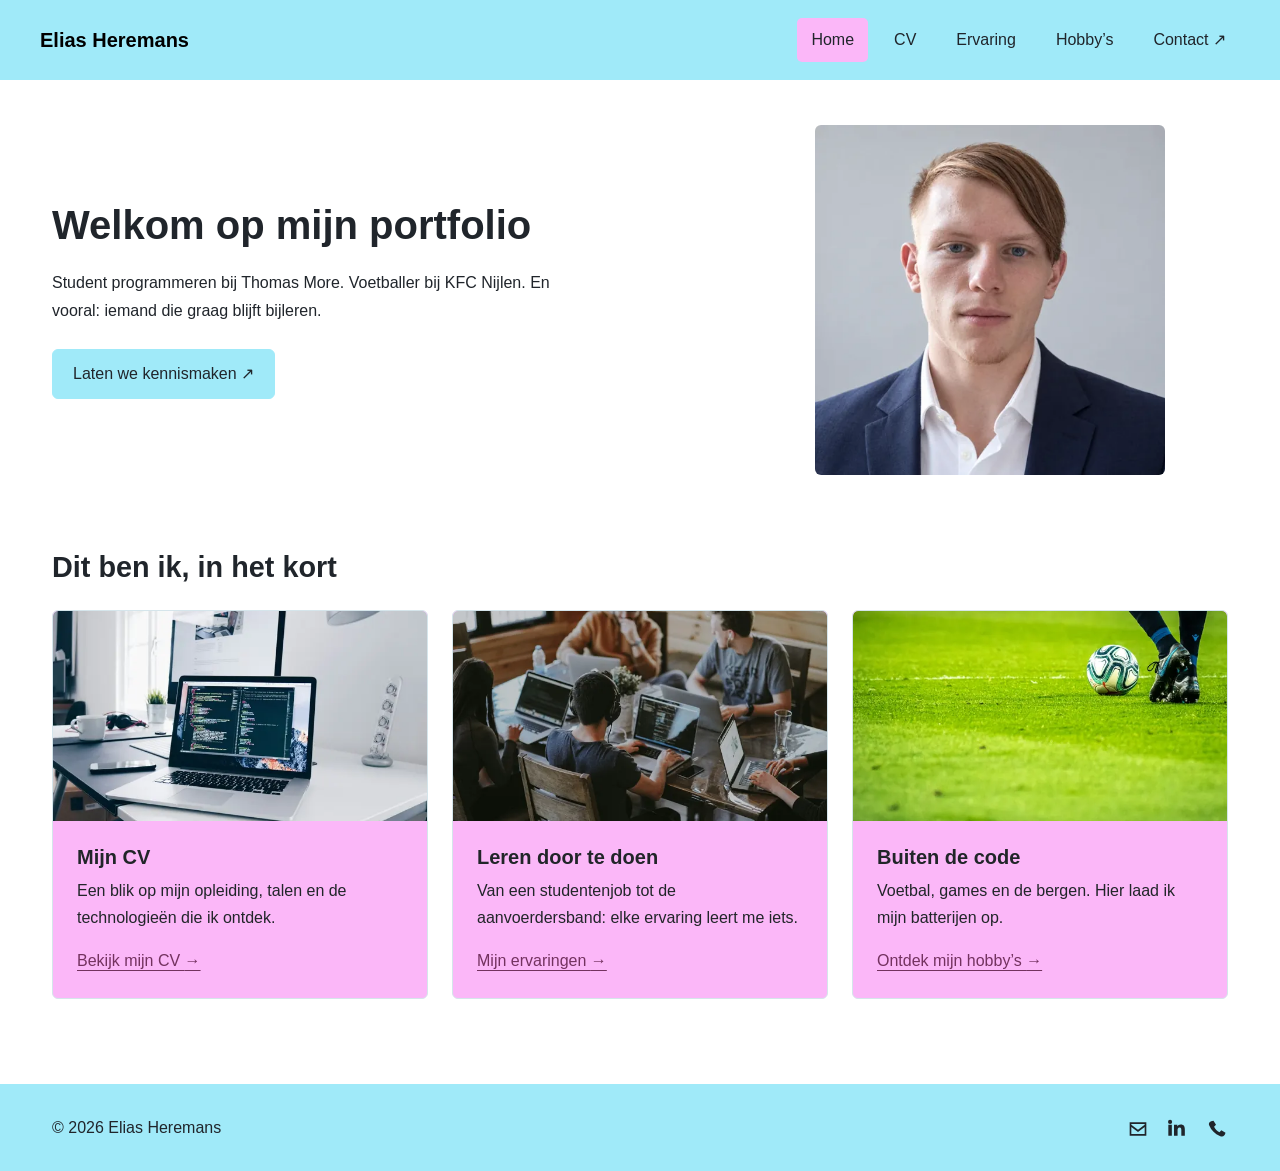
<file: index.html>
<!DOCTYPE html>
<html lang="nl">
    <head>
        <!-- Paginatitel, metadata en opmaakbestanden -->
        <meta charset="utf-8" >
        <meta name="viewport" content="width=device-width, initial-scale=1" >
        <meta
            name="description"
            content="Maak kennis met Elias Heremans: student programmeren bij Thomas More, voetballer en nieuwsgierige maker."
        >
        <meta name="author" content="Elias Heremans" >
        <meta name="theme-color" content="#ffffff" >
        <title>Home | Elias Heremans</title>
        <link rel="icon" href="images/favicon.svg" type="image/svg+xml" >

        <link rel="stylesheet" href="vendor/bootstrap/bootstrap.min.css" />
        <link rel="stylesheet" href="css/style.css" />
        <script src="vendor/bootstrap/bootstrap.bundle.min.js" defer></script>
    </head>
    <body id="top">
        <a class="skip-link" href="#inhoud">Naar de inhoud</a>

        <!-- Navigatie: hetzelfde menu op elke pagina -->
        <header class="site-header">
            <nav class="navbar navbar-expand-lg container" aria-label="Hoofdnavigatie">
                <a class="navbar-brand brand" href="index.html">Elias Heremans</a>
                <button
                    class="navbar-toggler"
                    type="button"
                    data-bs-toggle="collapse"
                    data-bs-target="#navigatie"
                    aria-controls="navigatie"
                    aria-expanded="false"
                    aria-label="Menu openen of sluiten"
                >
                    <span class="navbar-toggler-icon"></span>
                </button>
                <div class="collapse navbar-collapse" id="navigatie">
                    <ul class="navbar-nav ms-auto align-items-lg-center">
                        <li class="nav-item">
                            <a class="nav-link active" aria-current="page" href="index.html">
                                Home
                            </a>
                        </li>
                        <li class="nav-item"><a class="nav-link" href="cv.html">CV</a></li>
                        <li class="nav-item">
                            <a class="nav-link" href="ervaring.html">Ervaring</a>
                        </li>
                        <li class="nav-item">
                            <a class="nav-link" href="hobbies_en_interesses.html">Hobby’s</a>
                        </li>
                        <li class="nav-item">
                            <a class="nav-link" href="contact.html">
                                Contact
                                <span aria-hidden="true">↗</span>
                            </a>
                        </li>
                    </ul>
                </div>
            </nav>
        </header>

        <!-- Hoofdinhoud van deze pagina -->
        <main id="inhoud">
            <!-- Welkom en profielfoto -->
            <section class="hero container">
                <div class="row align-items-center g-5">
                    <div class="col-lg-7">
                        <h1>Welkom op mijn portfolio</h1>
                        <p class="hero-description">
                            Student programmeren bij Thomas More. Voetballer bij KFC Nijlen. En
                            vooral: iemand die graag blijft bijleren.
                        </p>
                        <div class="hero-actions">
                            <a class="btn contact-button" href="contact.html">
                                Laten we kennismaken
                                <span aria-hidden="true">↗</span>
                            </a>
                        </div>
                    </div>
                    <div class="col-lg-5">
                        <img
                            src="images/elias.webp"
                            srcset="images/elias_small.webp 500w, images/elias.webp 900w"
                            sizes="(max-width: 991px) 330px, 410px"
                            width="900"
                            height="900"
                            alt="Portret van Elias Heremans"
                            fetchpriority="high"
                            class="portrait-photo"
                        />
                    </div>
                </div>
            </section>

            <!-- Drie kaarten met links naar de andere pagina’s -->
            <section class="container section-space">
                <div class="section-title">
                    <div>
                        <h2>Dit ben ik, in het kort</h2>
                    </div>
                </div>
                <div class="row g-4">
                    <div class="col-md-4">
                        <article class="card explore-card h-100">
                            <a class="card-image-link" href="cv.html" aria-label="Bekijk mijn CV">
                                <img
                                    src="images/programmeren_small.webp"
                                    class="card-img-top"
                                    width="700"
                                    height="450"
                                    alt="Laptop met code op een bureau"
                                    loading="lazy"
                                />
                            </a>
                            <div class="card-body">
                                <h3>Mijn CV</h3>
                                <p>
                                    Een blik op mijn opleiding, talen en de technologieën die ik
                                    ontdek.
                                </p>
                                <a href="cv.html">
                                    Bekijk mijn CV
                                    <span aria-hidden="true">→</span>
                                </a>
                            </div>
                        </article>
                    </div>
                    <div class="col-md-4">
                        <article class="card explore-card h-100">
                            <a
                                class="card-image-link"
                                href="ervaring.html"
                                aria-label="Mijn ervaringen"
                            >
                                <img
                                    src="images/samenwerken_small.webp"
                                    class="card-img-top"
                                    width="700"
                                    height="450"
                                    alt="Mensen die samenwerken rond een tafel"
                                    loading="lazy"
                                />
                            </a>
                            <div class="card-body">
                                <h3>Leren door te doen</h3>
                                <p>
                                    Van een studentenjob tot de aanvoerdersband: elke ervaring leert
                                    me iets.
                                </p>
                                <a href="ervaring.html">
                                    Mijn ervaringen
                                    <span aria-hidden="true">→</span>
                                </a>
                            </div>
                        </article>
                    </div>
                    <div class="col-md-4">
                        <article class="card explore-card h-100">
                            <a
                                class="card-image-link"
                                href="hobbies_en_interesses.html"
                                aria-label="Ontdek mijn hobby’s"
                            >
                                <img
                                    src="images/voetbal_small.webp"
                                    class="card-img-top"
                                    width="700"
                                    height="450"
                                    alt="Voetbal op een groen voetbalveld"
                                    loading="lazy"
                                />
                            </a>
                            <div class="card-body">
                                <h3>Buiten de code</h3>
                                <p>Voetbal, games en de bergen. Hier laad ik mijn batterijen op.</p>
                                <a href="hobbies_en_interesses.html">
                                    Ontdek mijn hobby’s
                                    <span aria-hidden="true">→</span>
                                </a>
                            </div>
                        </article>
                    </div>
                </div>
            </section>
        </main>

        <!-- Footer met contactlinks en copyright -->
        <footer class="site-footer">
            <div class="container">
                <div class="row align-items-center gy-3">
                    <div class="col-md-6"><p class="mb-0">&copy; 2026 Elias Heremans</p></div>
                    <div class="col-md-6">
                        <div class="social-links">
                            <a
                                href="mailto:elias.heremans3@gmail.com"
                                aria-label="E-mail naar Elias"
                            >
                                <svg
                                    class="icon"
                                    viewBox="0 0 24 24"
                                    fill="currentColor"
                                    aria-hidden="true"
                                >
                                    <path
                                        d="M2 4h20v16H2V4Zm2 2v1l8 6 8-6V6H4Zm16 12V9.5l-8 6-8-6V18h16Z"
                                    />
                                </svg>
                            </a>
                            <a
                                href="https://www.linkedin.com/in/elias-heremans-096a8b39a/"
                                aria-label="Elias op LinkedIn"
                                target="_blank"
                                rel="noopener noreferrer"
                            >
                                <svg
                                    class="icon"
                                    viewBox="0 0 24 24"
                                    fill="currentColor"
                                    aria-hidden="true"
                                >
                                    <path
                                        d="M4.98 3.5a2.49 2.49 0 1 1-4.98 0 2.49 2.49 0 0 1 4.98 0ZM.4 7h4.2v13H.4V7Zm6.8 0h4v1.8h.1c.6-1.1 1.9-2.2 3.9-2.2 4.2 0 5 2.7 5 6.2V20H16v-6.4c0-1.5 0-3.5-2.1-3.5s-2.4 1.7-2.4 3.4V20H7.2V7Z"
                                    />
                                </svg>
                            </a>
                            <a href="tel:+32468594806" aria-label="Bel Elias">
                                <svg
                                    class="icon"
                                    viewBox="0 0 24 24"
                                    fill="currentColor"
                                    aria-hidden="true"
                                >
                                    <path
                                        d="m6.6 2 3 5-2.3 2.2c1.4 3 3.5 5.2 6.5 6.6L16 13.5l5 3c-1.1 4-3 5.6-6.8 4C8.4 18 4 13.6 1.5 7.8.1 4.5 2.4 2.7 6.6 2Z"
                                    />
                                </svg>
                            </a>
                        </div>
                    </div>
                </div>
            </div>
        </footer>
    </body>
</html>
</file>
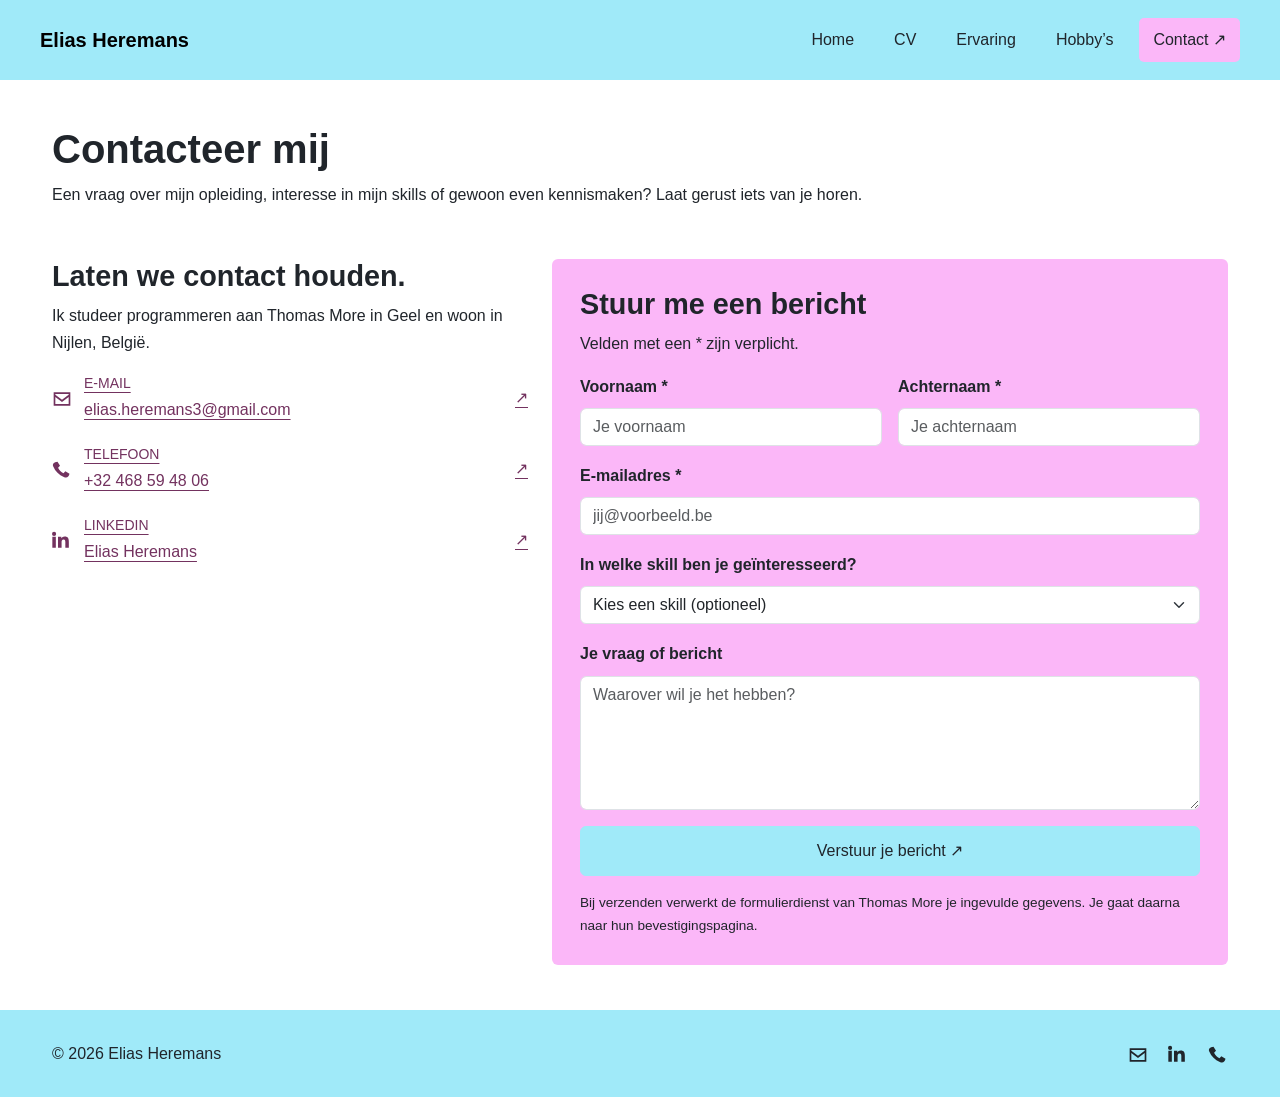
<file: contact.html>
<!DOCTYPE html>
<html lang="nl">
    <head>
        <!-- Paginatitel, metadata en opmaakbestanden -->
        <meta charset="utf-8" />
        <meta name="viewport" content="width=device-width, initial-scale=1" />
        <meta
            name="description"
            content="Neem contact op met Elias Heremans via e-mail, telefoon, LinkedIn of het contactformulier."
        />
        <meta name="author" content="Elias Heremans" />
        <meta name="theme-color" content="#ffffff" />
        <title>Contact | Elias Heremans</title>
        <link rel="icon" href="images/favicon.svg" type="image/svg+xml" />

        <link rel="stylesheet" href="vendor/bootstrap/bootstrap.min.css" />
        <link rel="stylesheet" href="css/style.css" />
        <script src="vendor/bootstrap/bootstrap.bundle.min.js" defer></script>
    </head>
    <body id="top">
        <a class="skip-link" href="#inhoud">Naar de inhoud</a>

        <!-- Navigatie: hetzelfde menu op elke pagina -->
        <header class="site-header">
            <nav class="navbar navbar-expand-lg container" aria-label="Hoofdnavigatie">
                <a class="navbar-brand brand" href="index.html">Elias Heremans</a>
                <button
                    class="navbar-toggler"
                    type="button"
                    data-bs-toggle="collapse"
                    data-bs-target="#navigatie"
                    aria-controls="navigatie"
                    aria-expanded="false"
                    aria-label="Menu openen of sluiten"
                >
                    <span class="navbar-toggler-icon"></span>
                </button>
                <div class="collapse navbar-collapse" id="navigatie">
                    <ul class="navbar-nav ms-auto align-items-lg-center">
                        <li class="nav-item"><a class="nav-link" href="index.html">Home</a></li>
                        <li class="nav-item"><a class="nav-link" href="cv.html">CV</a></li>
                        <li class="nav-item">
                            <a class="nav-link" href="ervaring.html">Ervaring</a>
                        </li>
                        <li class="nav-item">
                            <a class="nav-link" href="hobbies_en_interesses.html">Hobby’s</a>
                        </li>
                        <li class="nav-item">
                            <a class="nav-link active" aria-current="page" href="contact.html">
                                Contact
                                <span aria-hidden="true">↗</span>
                            </a>
                        </li>
                    </ul>
                </div>
            </nav>
        </header>

        <!-- Hoofdinhoud van deze pagina -->
        <main id="inhoud">
            <section class="page-heading container">
                <h1>Contacteer mij</h1>
                <p>
                    Een vraag over mijn opleiding, interesse in mijn skills of gewoon even
                    kennismaken? Laat gerust iets van je horen.
                </p>
            </section>
            <section class="container">
                <div class="row g-5">
                    <div class="col-lg-5">
                        <!-- Contactgegevens -->
                        <div>
                            <h2>Laten we contact houden.</h2>
                            <p>
                                Ik studeer programmeren aan Thomas More in Geel en woon in Nijlen,
                                België.
                            </p>
                            <a class="contact-detail" href="mailto:elias.heremans3@gmail.com">
                                <span>
                                    <svg
                                        class="icon"
                                        viewBox="0 0 24 24"
                                        fill="currentColor"
                                        aria-hidden="true"
                                    >
                                        <path
                                            d="M2 4h20v16H2V4Zm2 2v1l8 6 8-6V6H4Zm16 12V9.5l-8 6-8-6V18h16Z"
                                        />
                                    </svg>
                                </span>
                                <span>
                                    <small>E-MAIL</small>
                                    elias.heremans3@gmail.com
                                </span>
                                <span aria-hidden="true">↗</span>
                            </a>
                            <a class="contact-detail" href="tel:+32468594806">
                                <span>
                                    <svg
                                        class="icon"
                                        viewBox="0 0 24 24"
                                        fill="currentColor"
                                        aria-hidden="true"
                                    >
                                        <path
                                            d="m6.6 2 3 5-2.3 2.2c1.4 3 3.5 5.2 6.5 6.6L16 13.5l5 3c-1.1 4-3 5.6-6.8 4C8.4 18 4 13.6 1.5 7.8.1 4.5 2.4 2.7 6.6 2Z"
                                        />
                                    </svg>
                                </span>
                                <span>
                                    <small>TELEFOON</small>
                                    +32 468 59 48 06
                                </span>
                                <span aria-hidden="true">↗</span>
                            </a>
                            <a
                                class="contact-detail"
                                href="https://www.linkedin.com/in/elias-heremans-096a8b39a/"
                                target="_blank"
                                rel="noopener noreferrer"
                            >
                                <span>
                                    <svg
                                        class="icon"
                                        viewBox="0 0 24 24"
                                        fill="currentColor"
                                        aria-hidden="true"
                                    >
                                        <path
                                            d="M4.98 3.5a2.49 2.49 0 1 1-4.98 0 2.49 2.49 0 0 1 4.98 0ZM.4 7h4.2v13H.4V7Zm6.8 0h4v1.8h.1c.6-1.1 1.9-2.2 3.9-2.2 4.2 0 5 2.7 5 6.2V20H16v-6.4c0-1.5 0-3.5-2.1-3.5s-2.4 1.7-2.4 3.4V20H7.2V7Z"
                                        />
                                    </svg>
                                </span>
                                <span>
                                    <small>LINKEDIN</small>
                                    Elias Heremans
                                </span>
                                <span aria-hidden="true">↗</span>
                            </a>
                        </div>
                    </div>
                    <div class="col-lg-7">
                        <div class="form-panel">
                            <h2>Stuur me een bericht</h2>
                            <p>Velden met een * zijn verplicht.</p>
                            <!-- De browser controleert de verplichte velden voor het verzenden -->
                            <form
                                action="https://tm-statweb.be/forms.php"
                                method="post"
                                id="contact-form"
                            >
                                <div class="row g-3">
                                    <div class="col-sm-6">
                                        <label for="voornaam" class="form-label">Voornaam *</label>
                                        <input
                                            class="form-control"
                                            type="text"
                                            id="voornaam"
                                            name="voornaam"
                                            autocomplete="given-name"
                                            placeholder="Je voornaam"
                                            required
                                            maxlength="80"
                                            pattern=".*\S.*"
                                        />
                                    </div>
                                    <div class="col-sm-6">
                                        <label for="naam" class="form-label">Achternaam *</label>
                                        <input
                                            class="form-control"
                                            type="text"
                                            id="naam"
                                            name="naam"
                                            autocomplete="family-name"
                                            placeholder="Je achternaam"
                                            required
                                            maxlength="100"
                                            pattern=".*\S.*"
                                        />
                                    </div>
                                    <div class="col-12">
                                        <label for="email" class="form-label">E-mailadres *</label>
                                        <input
                                            class="form-control"
                                            type="email"
                                            id="email"
                                            name="email"
                                            autocomplete="email"
                                            placeholder="jij@voorbeeld.be"
                                            required
                                            maxlength="254"
                                        />
                                    </div>
                                    <div class="col-12">
                                        <label for="skill" class="form-label">
                                            In welke skill ben je geïnteresseerd?
                                        </label>
                                        <select class="form-select" id="skill" name="skill">
                                            <option value="">Kies een skill (optioneel)</option>
                                            <option>HTML</option>
                                            <option>CSS</option>
                                            <option>C#</option>
                                            <option>Python</option>
                                            <option>JavaScript</option>
                                            <option>Bootstrap</option>
                                        </select>
                                    </div>
                                    <div class="col-12">
                                        <label for="vraag" class="form-label">
                                            Je vraag of bericht
                                        </label>
                                        <textarea
                                            class="form-control"
                                            id="vraag"
                                            name="vraag"
                                            rows="5"
                                            maxlength="5000"
                                            placeholder="Waarover wil je het hebben?"
                                        ></textarea>
                                    </div>
                                    <div class="col-12">
                                        <button class="btn contact-button w-100" type="submit">
                                            Verstuur je bericht
                                            <span aria-hidden="true">↗</span>
                                        </button>
                                    </div>
                                </div>
                                <p class="form-disclosure">
                                    Bij verzenden verwerkt de formulierdienst van Thomas More je
                                    ingevulde gegevens. Je gaat daarna naar hun bevestigingspagina.
                                </p>
                            </form>
                        </div>
                    </div>
                </div>
            </section>
        </main>

        <!-- Footer met contactlinks en copyright -->
        <footer class="site-footer">
            <div class="container">
                <div class="row align-items-center gy-3">
                    <div class="col-md-6"><p class="mb-0">&copy; 2026 Elias Heremans</p></div>
                    <div class="col-md-6">
                        <div class="social-links">
                            <a
                                href="mailto:elias.heremans3@gmail.com"
                                aria-label="E-mail naar Elias"
                            >
                                <svg
                                    class="icon"
                                    viewBox="0 0 24 24"
                                    fill="currentColor"
                                    aria-hidden="true"
                                >
                                    <path
                                        d="M2 4h20v16H2V4Zm2 2v1l8 6 8-6V6H4Zm16 12V9.5l-8 6-8-6V18h16Z"
                                    />
                                </svg>
                            </a>
                            <a
                                href="https://www.linkedin.com/in/elias-heremans-096a8b39a/"
                                aria-label="Elias op LinkedIn"
                                target="_blank"
                                rel="noopener noreferrer"
                            >
                                <svg
                                    class="icon"
                                    viewBox="0 0 24 24"
                                    fill="currentColor"
                                    aria-hidden="true"
                                >
                                    <path
                                        d="M4.98 3.5a2.49 2.49 0 1 1-4.98 0 2.49 2.49 0 0 1 4.98 0ZM.4 7h4.2v13H.4V7Zm6.8 0h4v1.8h.1c.6-1.1 1.9-2.2 3.9-2.2 4.2 0 5 2.7 5 6.2V20H16v-6.4c0-1.5 0-3.5-2.1-3.5s-2.4 1.7-2.4 3.4V20H7.2V7Z"
                                    />
                                </svg>
                            </a>
                            <a href="tel:+32468594806" aria-label="Bel Elias">
                                <svg
                                    class="icon"
                                    viewBox="0 0 24 24"
                                    fill="currentColor"
                                    aria-hidden="true"
                                >
                                    <path
                                        d="m6.6 2 3 5-2.3 2.2c1.4 3 3.5 5.2 6.5 6.6L16 13.5l5 3c-1.1 4-3 5.6-6.8 4C8.4 18 4 13.6 1.5 7.8.1 4.5 2.4 2.7 6.6 2Z"
                                    />
                                </svg>
                            </a>
                        </div>
                    </div>
                </div>
            </div>
        </footer>
    </body>
</html>
</file>
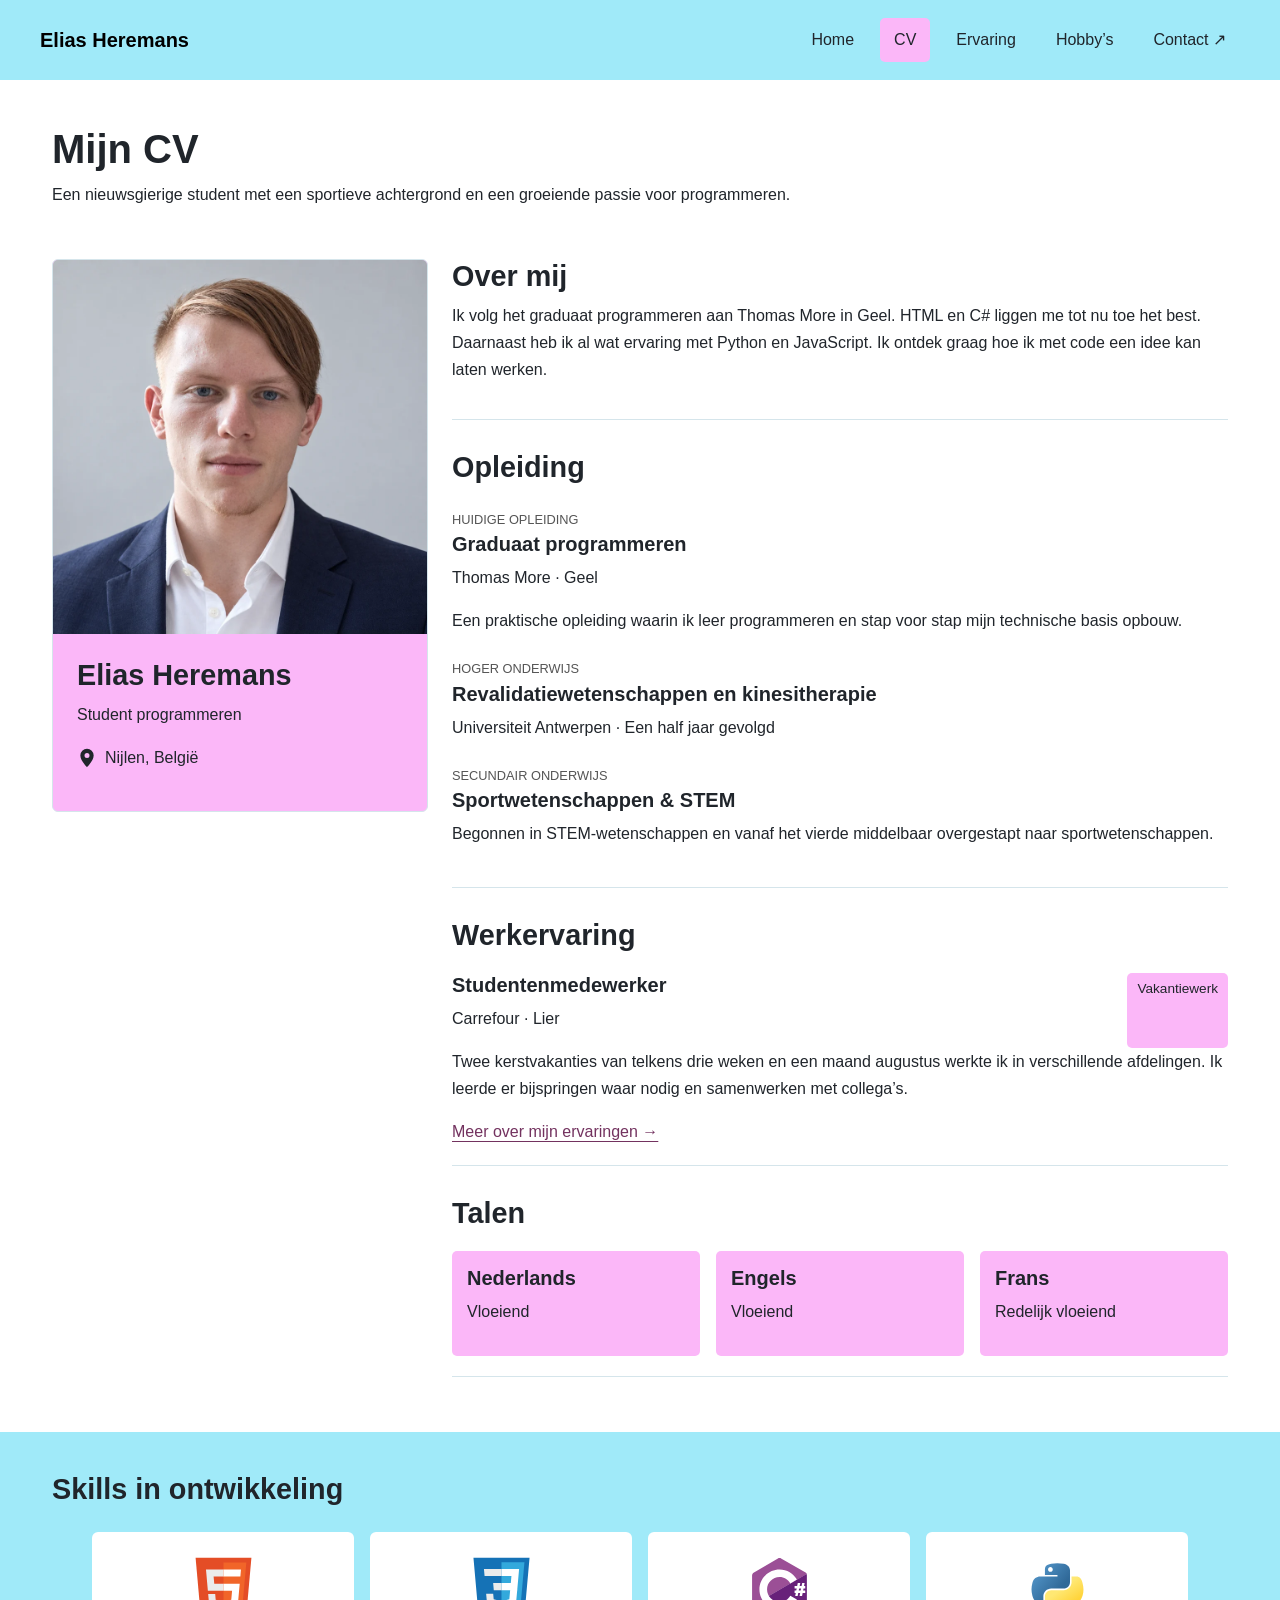
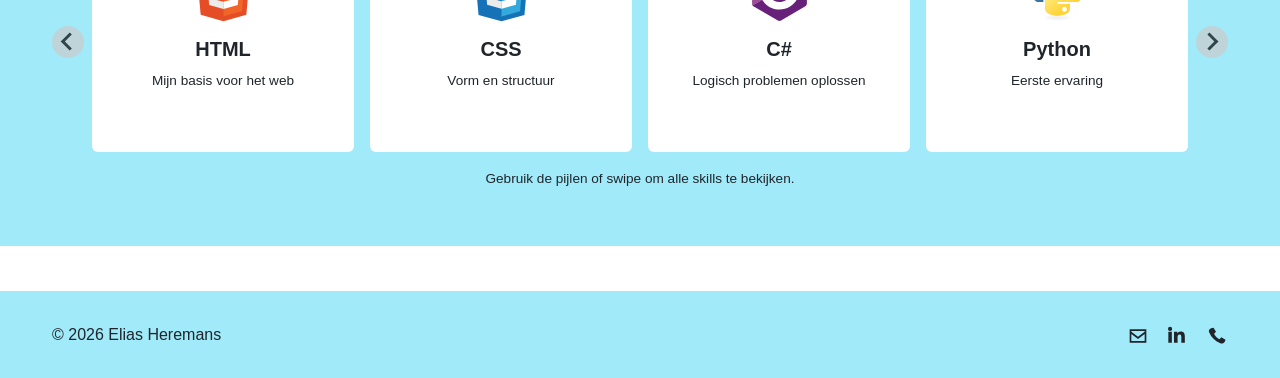
<file: cv.html>
<!DOCTYPE html>
<html lang="nl">
    <head>
        <!-- Paginatitel, metadata en opmaakbestanden -->
        <meta charset="utf-8" />
        <meta name="viewport" content="width=device-width, initial-scale=1" />
        <meta
            name="description"
            content="De opleiding, werkervaring, talen en programmeervaardigheden van Elias Heremans."
        />
        <meta name="author" content="Elias Heremans" />
        <meta name="theme-color" content="#ffffff" />
        <title>Mijn CV | Elias Heremans</title>
        <link rel="icon" href="images/favicon.svg" type="image/svg+xml" />

        <link rel="stylesheet" href="vendor/bootstrap/bootstrap.min.css" />
        <link rel="stylesheet" href="vendor/splide/splide.min.css" />
        <link rel="stylesheet" href="css/style.css" />
        <script src="vendor/bootstrap/bootstrap.bundle.min.js" defer></script>
        <script src="vendor/splide/splide.min.js" defer></script>
        <script src="js/main.js" defer></script>
    </head>
    <body id="top">
        <a class="skip-link" href="#inhoud">Naar de inhoud</a>

        <!-- Navigatie: hetzelfde menu op elke pagina -->
        <header class="site-header">
            <nav class="navbar navbar-expand-lg container" aria-label="Hoofdnavigatie">
                <a class="navbar-brand brand" href="index.html">Elias Heremans</a>
                <button
                    class="navbar-toggler"
                    type="button"
                    data-bs-toggle="collapse"
                    data-bs-target="#navigatie"
                    aria-controls="navigatie"
                    aria-expanded="false"
                    aria-label="Menu openen of sluiten"
                >
                    <span class="navbar-toggler-icon"></span>
                </button>
                <div class="collapse navbar-collapse" id="navigatie">
                    <ul class="navbar-nav ms-auto align-items-lg-center">
                        <li class="nav-item"><a class="nav-link" href="index.html">Home</a></li>
                        <li class="nav-item">
                            <a class="nav-link active" aria-current="page" href="cv.html">CV</a>
                        </li>
                        <li class="nav-item">
                            <a class="nav-link" href="ervaring.html">Ervaring</a>
                        </li>
                        <li class="nav-item">
                            <a class="nav-link" href="hobbies_en_interesses.html">Hobby’s</a>
                        </li>
                        <li class="nav-item">
                            <a class="nav-link" href="contact.html">
                                Contact
                                <span aria-hidden="true">↗</span>
                            </a>
                        </li>
                    </ul>
                </div>
            </nav>
        </header>

        <!-- Hoofdinhoud van deze pagina -->
        <main id="inhoud">
            <section class="page-heading container">
                <h1>Mijn CV</h1>
                <p>
                    Een nieuwsgierige student met een sportieve achtergrond en een groeiende passie
                    voor programmeren.
                </p>
            </section>

            <!-- Profielfoto, opleiding, werkervaring en talen -->
            <section class="container">
                <div class="row g-4 g-xl-5">
                    <aside class="col-lg-4">
                        <div class="profile-card">
                            <img
                                src="images/elias.webp"
                                width="900"
                                height="900"
                                alt="Elias Heremans"
                                class="profile-photo"
                            />
                            <div class="profile-details">
                                <h2>Elias Heremans</h2>
                                <p>Student programmeren</p>
                                <p class="location-line">
                                    <svg
                                        class="icon"
                                        viewBox="0 0 24 24"
                                        fill="currentColor"
                                        aria-hidden="true"
                                    >
                                        <path
                                            d="M12 1a8 8 0 0 0-8 8c0 6 8 14 8 14s8-8 8-14a8 8 0 0 0-8-8Zm0 11a3 3 0 1 1 0-6 3 3 0 0 1 0 6Z"
                                        />
                                    </svg>
                                    Nijlen, België
                                </p>
                            </div>
                        </div>
                    </aside>
                    <div class="col-lg-8">
                        <div class="resume-section">
                            <h2>Over mij</h2>
                            <p>
                                Ik volg het graduaat programmeren aan Thomas More in Geel. HTML en
                                C# liggen me tot nu toe het best. Daarnaast heb ik al wat ervaring
                                met Python en JavaScript. Ik ontdek graag hoe ik met code een idee
                                kan laten werken.
                            </p>
                        </div>
                        <div class="resume-section">
                            <h2 class="resume-title">Opleiding</h2>
                            <div class="timeline">
                                <article>
                                    <span class="timeline-label">HUIDIGE OPLEIDING</span>
                                    <h3>Graduaat programmeren</h3>
                                    <p>Thomas More · Geel</p>
                                    <p>
                                        Een praktische opleiding waarin ik leer programmeren en stap
                                        voor stap mijn technische basis opbouw.
                                    </p>
                                </article>
                                <article>
                                    <span class="timeline-label">HOGER ONDERWIJS</span>
                                    <h3>Revalidatiewetenschappen en kinesitherapie</h3>
                                    <p>Universiteit Antwerpen · Een half jaar gevolgd</p>
                                </article>
                                <article>
                                    <span class="timeline-label">SECUNDAIR ONDERWIJS</span>
                                    <h3>Sportwetenschappen &amp; STEM</h3>
                                    <p>
                                        Begonnen in STEM-wetenschappen en vanaf het vierde
                                        middelbaar overgestapt naar sportwetenschappen.
                                    </p>
                                </article>
                            </div>
                        </div>
                        <div class="resume-section">
                            <h2 class="resume-title">Werkervaring</h2>
                            <article class="work-entry">
                                <div>
                                    <h3>Studentenmedewerker</h3>
                                    <p>Carrefour · Lier</p>
                                </div>
                                <span class="tag">Vakantiewerk</span>
                            </article>
                            <p>
                                Twee kerstvakanties van telkens drie weken en een maand augustus
                                werkte ik in verschillende afdelingen. Ik leerde er bijspringen waar
                                nodig en samenwerken met collega’s.
                            </p>
                            <a href="ervaring.html">Meer over mijn ervaringen →</a>
                        </div>
                        <div class="resume-section">
                            <h2 class="resume-title">Talen</h2>
                            <div class="row g-3 language-list">
                                <div class="col-sm-4">
                                    <div>
                                        <h3>Nederlands</h3>
                                        <p>Vloeiend</p>
                                    </div>
                                </div>
                                <div class="col-sm-4">
                                    <div>
                                        <h3>Engels</h3>
                                        <p>Vloeiend</p>
                                    </div>
                                </div>
                                <div class="col-sm-4">
                                    <div>
                                        <h3>Frans</h3>
                                        <p>Redelijk vloeiend</p>
                                    </div>
                                </div>
                            </div>
                        </div>
                    </div>
                </div>
            </section>

            <!-- Skills: meerdere logo’s tegelijk zichtbaar met de Splide-plugin -->
            <section class="skills-section section-space">
                <div class="container">
                    <div class="section-title">
                        <div>
                            <h2>Skills in ontwikkeling</h2>
                        </div>
                    </div>
                    <div
                        class="splide"
                        id="skills-carousel"
                        role="region"
                        aria-label="Mijn programmeervaardigheden"
                    >
                        <div class="splide__track">
                            <ul class="splide__list">
                                <li class="splide__slide">
                                    <div class="skill-card">
                                        <img
                                            src="images/skills/html.svg"
                                            width="72"
                                            height="72"
                                            alt="HTML logo"
                                            loading="lazy"
                                        />
                                        <h3>HTML</h3>
                                        <p>Mijn basis voor het web</p>
                                    </div>
                                </li>
                                <li class="splide__slide">
                                    <div class="skill-card">
                                        <img
                                            src="images/skills/css.svg"
                                            width="72"
                                            height="72"
                                            alt="CSS logo"
                                            loading="lazy"
                                        />
                                        <h3>CSS</h3>
                                        <p>Vorm en structuur</p>
                                    </div>
                                </li>
                                <li class="splide__slide">
                                    <div class="skill-card">
                                        <img
                                            src="images/skills/csharp.svg"
                                            width="72"
                                            height="72"
                                            alt="C# logo"
                                            loading="lazy"
                                        />
                                        <h3>C#</h3>
                                        <p>Logisch problemen oplossen</p>
                                    </div>
                                </li>
                                <li class="splide__slide">
                                    <div class="skill-card">
                                        <img
                                            src="images/skills/python.svg"
                                            width="72"
                                            height="72"
                                            alt="Python logo"
                                            loading="lazy"
                                        />
                                        <h3>Python</h3>
                                        <p>Eerste ervaring</p>
                                    </div>
                                </li>
                                <li class="splide__slide">
                                    <div class="skill-card">
                                        <img
                                            src="images/skills/javascript.svg"
                                            width="72"
                                            height="72"
                                            alt="JavaScript logo"
                                            loading="lazy"
                                        />
                                        <h3>JavaScript</h3>
                                        <p>Eerste ervaring</p>
                                    </div>
                                </li>
                                <li class="splide__slide">
                                    <div class="skill-card">
                                        <img
                                            src="images/skills/bootstrap.svg"
                                            width="72"
                                            height="72"
                                            alt="Bootstrap logo"
                                            loading="lazy"
                                        />
                                        <h3>Bootstrap</h3>
                                        <p>Responsive ontwerpen</p>
                                    </div>
                                </li>
                            </ul>
                        </div>
                    </div>
                    <p class="carousel-hint">
                        Gebruik de pijlen of swipe om alle skills te bekijken.
                    </p>
                </div>
            </section>
        </main>

        <!-- Footer met contactlinks en copyright -->
        <footer class="site-footer">
            <div class="container">
                <div class="row align-items-center gy-3">
                    <div class="col-md-6"><p class="mb-0">&copy; 2026 Elias Heremans</p></div>
                    <div class="col-md-6">
                        <div class="social-links">
                            <a
                                href="mailto:elias.heremans3@gmail.com"
                                aria-label="E-mail naar Elias"
                            >
                                <svg
                                    class="icon"
                                    viewBox="0 0 24 24"
                                    fill="currentColor"
                                    aria-hidden="true"
                                >
                                    <path
                                        d="M2 4h20v16H2V4Zm2 2v1l8 6 8-6V6H4Zm16 12V9.5l-8 6-8-6V18h16Z"
                                    />
                                </svg>
                            </a>
                            <a
                                href="https://www.linkedin.com/in/elias-heremans-096a8b39a/"
                                aria-label="Elias op LinkedIn"
                                target="_blank"
                                rel="noopener noreferrer"
                            >
                                <svg
                                    class="icon"
                                    viewBox="0 0 24 24"
                                    fill="currentColor"
                                    aria-hidden="true"
                                >
                                    <path
                                        d="M4.98 3.5a2.49 2.49 0 1 1-4.98 0 2.49 2.49 0 0 1 4.98 0ZM.4 7h4.2v13H.4V7Zm6.8 0h4v1.8h.1c.6-1.1 1.9-2.2 3.9-2.2 4.2 0 5 2.7 5 6.2V20H16v-6.4c0-1.5 0-3.5-2.1-3.5s-2.4 1.7-2.4 3.4V20H7.2V7Z"
                                    />
                                </svg>
                            </a>
                            <a href="tel:+32468594806" aria-label="Bel Elias">
                                <svg
                                    class="icon"
                                    viewBox="0 0 24 24"
                                    fill="currentColor"
                                    aria-hidden="true"
                                >
                                    <path
                                        d="m6.6 2 3 5-2.3 2.2c1.4 3 3.5 5.2 6.5 6.6L16 13.5l5 3c-1.1 4-3 5.6-6.8 4C8.4 18 4 13.6 1.5 7.8.1 4.5 2.4 2.7 6.6 2Z"
                                    />
                                </svg>
                            </a>
                        </div>
                    </div>
                </div>
            </div>
        </footer>
    </body>
</html>
</file>
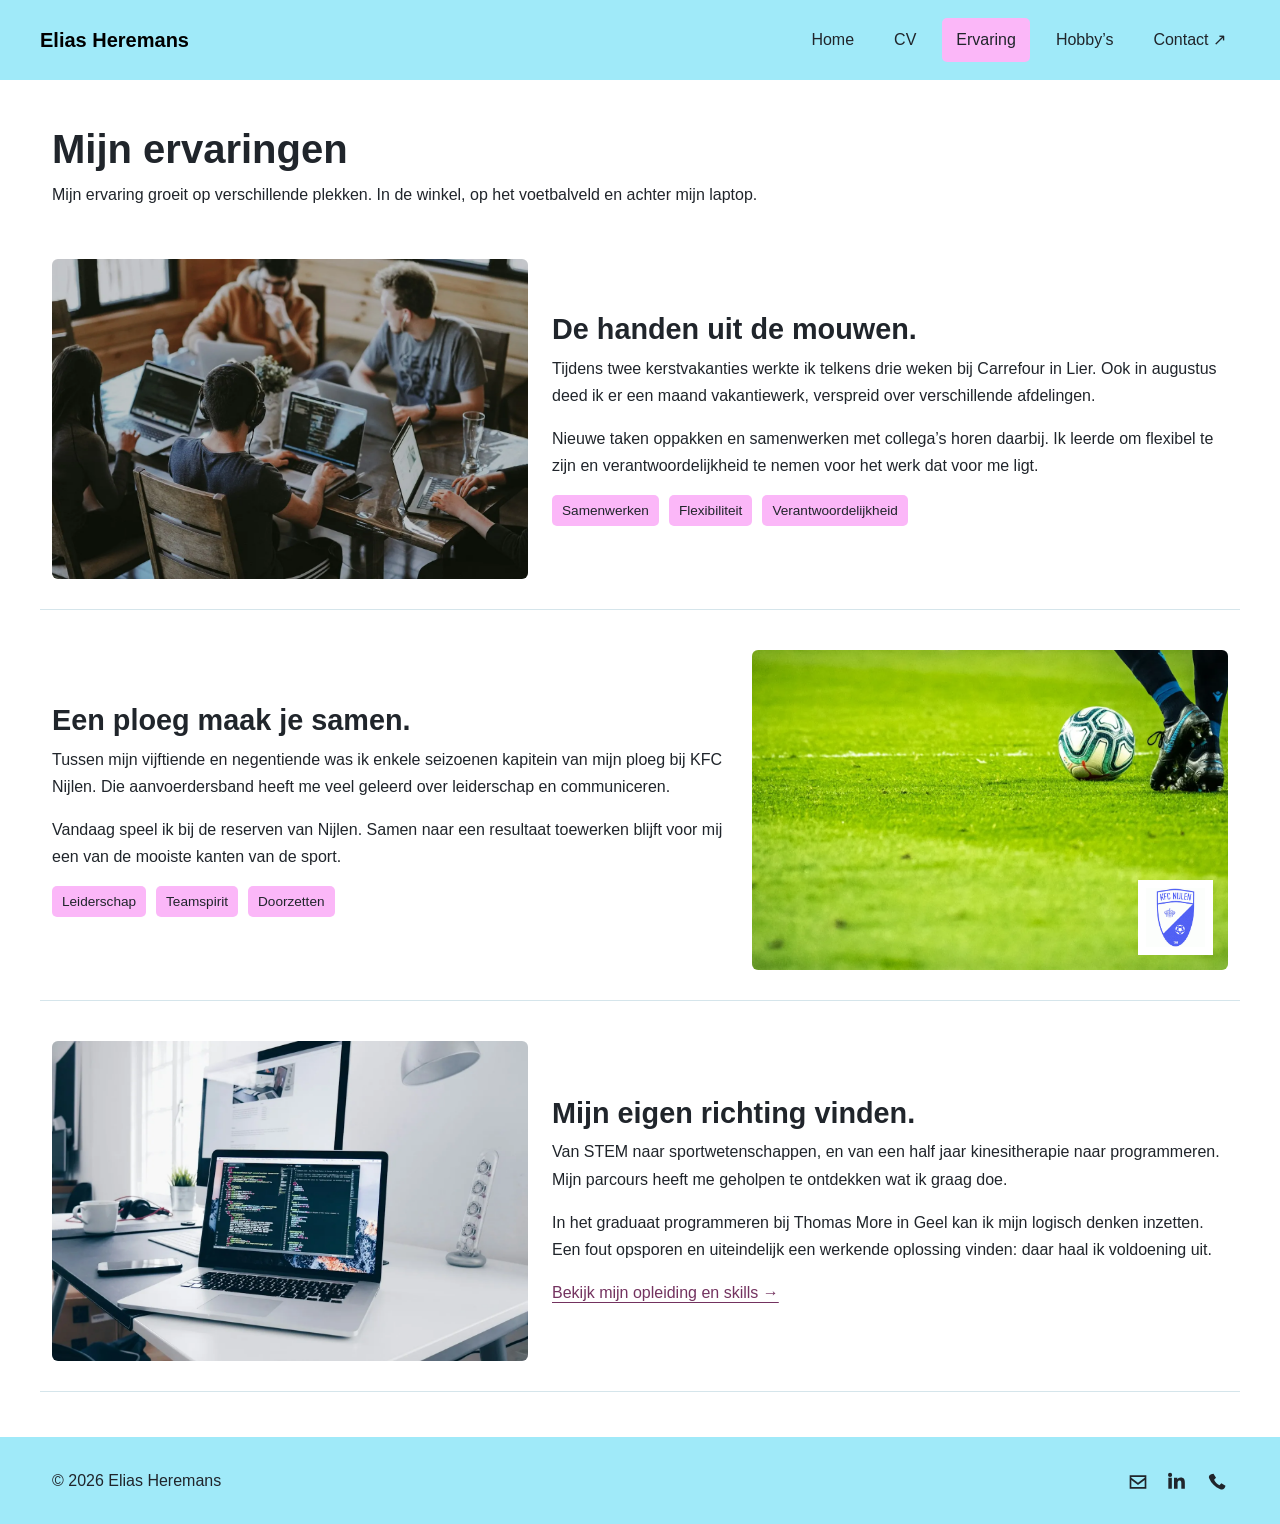
<file: ervaring.html>
<!DOCTYPE html>
<html lang="nl">
    <head>
        <!-- Paginatitel, metadata en opmaakbestanden -->
        <meta charset="utf-8" />
        <meta name="viewport" content="width=device-width, initial-scale=1" />
        <meta
            name="description"
            content="Elias Heremans over zijn studentenjob bij Carrefour, voetbal bij KFC Nijlen en opleiding programmeren."
        />
        <meta name="author" content="Elias Heremans" />
        <meta name="theme-color" content="#ffffff" />
        <title>Ervaring | Elias Heremans</title>
        <link rel="icon" href="images/favicon.svg" type="image/svg+xml" />

        <link rel="stylesheet" href="vendor/bootstrap/bootstrap.min.css" />
        <link rel="stylesheet" href="css/style.css" />
        <script src="vendor/bootstrap/bootstrap.bundle.min.js" defer></script>
    </head>
    <body id="top">
        <a class="skip-link" href="#inhoud">Naar de inhoud</a>

        <!-- Navigatie: hetzelfde menu op elke pagina -->
        <header class="site-header">
            <nav class="navbar navbar-expand-lg container" aria-label="Hoofdnavigatie">
                <a class="navbar-brand brand" href="index.html">Elias Heremans</a>
                <button
                    class="navbar-toggler"
                    type="button"
                    data-bs-toggle="collapse"
                    data-bs-target="#navigatie"
                    aria-controls="navigatie"
                    aria-expanded="false"
                    aria-label="Menu openen of sluiten"
                >
                    <span class="navbar-toggler-icon"></span>
                </button>
                <div class="collapse navbar-collapse" id="navigatie">
                    <ul class="navbar-nav ms-auto align-items-lg-center">
                        <li class="nav-item"><a class="nav-link" href="index.html">Home</a></li>
                        <li class="nav-item"><a class="nav-link" href="cv.html">CV</a></li>
                        <li class="nav-item">
                            <a class="nav-link active" aria-current="page" href="ervaring.html">
                                Ervaring
                            </a>
                        </li>
                        <li class="nav-item">
                            <a class="nav-link" href="hobbies_en_interesses.html">Hobby’s</a>
                        </li>
                        <li class="nav-item">
                            <a class="nav-link" href="contact.html">
                                Contact
                                <span aria-hidden="true">↗</span>
                            </a>
                        </li>
                    </ul>
                </div>
            </nav>
        </header>

        <!-- Hoofdinhoud van deze pagina -->
        <main id="inhoud">
            <section class="page-heading container">
                <h1>Mijn ervaringen</h1>
                <p>
                    Mijn ervaring groeit op verschillende plekken. In de winkel, op het voetbalveld
                    en achter mijn laptop.
                </p>
            </section>

            <!-- Ervaring met vakantiewerk, voetbal en programmeren -->
            <section class="container">
                <article class="experience-row row g-4 g-lg-5 align-items-center">
                    <div class="col-lg-5">
                        <img
                            src="images/samenwerken.webp"
                            class="experience-photo"
                            width="1400"
                            height="934"
                            alt="Mensen die samenwerken aan een tafel"
                            loading="lazy"
                        />
                    </div>
                    <div class="col-lg-7">
                        <h2>De handen uit de mouwen.</h2>
                        <p>
                            Tijdens twee kerstvakanties werkte ik telkens drie weken bij Carrefour
                            in Lier. Ook in augustus deed ik er een maand vakantiewerk, verspreid
                            over verschillende afdelingen.
                        </p>
                        <p>
                            Nieuwe taken oppakken en samenwerken met collega’s horen daarbij. Ik
                            leerde om flexibel te zijn en verantwoordelijkheid te nemen voor het
                            werk dat voor me ligt.
                        </p>
                        <div class="tag-list">
                            <span class="tag">Samenwerken</span>
                            <span class="tag">Flexibiliteit</span>
                            <span class="tag">Verantwoordelijkheid</span>
                        </div>
                    </div>
                </article>
                <article class="experience-row row g-4 g-lg-5 align-items-center">
                    <div class="col-lg-5 order-lg-2">
                        <div class="experience-photo">
                            <img
                                src="images/voetbal.webp"
                                width="1400"
                                height="934"
                                alt="Voetbal op een grasveld"
                                loading="lazy"
                            />
                            <img
                                class="club-badge"
                                src="images/kfc_nijlen.png"
                                width="150"
                                height="150"
                                alt="KFC Nijlen"
                            />
                        </div>
                    </div>
                    <div class="col-lg-7 order-lg-1">
                        <h2>Een ploeg maak je samen.</h2>
                        <p>
                            Tussen mijn vijftiende en negentiende was ik enkele seizoenen kapitein
                            van mijn ploeg bij KFC Nijlen. Die aanvoerdersband heeft me veel geleerd
                            over leiderschap en communiceren.
                        </p>
                        <p>
                            Vandaag speel ik bij de reserven van Nijlen. Samen naar een resultaat
                            toewerken blijft voor mij een van de mooiste kanten van de sport.
                        </p>
                        <div class="tag-list">
                            <span class="tag">Leiderschap</span>
                            <span class="tag">Teamspirit</span>
                            <span class="tag">Doorzetten</span>
                        </div>
                    </div>
                </article>
                <article class="experience-row row g-4 g-lg-5 align-items-center">
                    <div class="col-lg-5">
                        <img
                            class="experience-photo"
                            src="images/programmeren.webp"
                            width="1400"
                            height="934"
                            alt="Laptop op een bureau tijdens het programmeren"
                            loading="lazy"
                        />
                    </div>
                    <div class="col-lg-7">
                        <h2>Mijn eigen richting vinden.</h2>
                        <p>
                            Van STEM naar sportwetenschappen, en van een half jaar kinesitherapie
                            naar programmeren. Mijn parcours heeft me geholpen te ontdekken wat ik
                            graag doe.
                        </p>
                        <p>
                            In het graduaat programmeren bij Thomas More in Geel kan ik mijn logisch
                            denken inzetten. Een fout opsporen en uiteindelijk een werkende
                            oplossing vinden: daar haal ik voldoening uit.
                        </p>
                        <a href="cv.html">Bekijk mijn opleiding en skills →</a>
                    </div>
                </article>
            </section>
        </main>

        <!-- Footer met contactlinks en copyright -->
        <footer class="site-footer">
            <div class="container">
                <div class="row align-items-center gy-3">
                    <div class="col-md-6"><p class="mb-0">&copy; 2026 Elias Heremans</p></div>
                    <div class="col-md-6">
                        <div class="social-links">
                            <a
                                href="mailto:elias.heremans3@gmail.com"
                                aria-label="E-mail naar Elias"
                            >
                                <svg
                                    class="icon"
                                    viewBox="0 0 24 24"
                                    fill="currentColor"
                                    aria-hidden="true"
                                >
                                    <path
                                        d="M2 4h20v16H2V4Zm2 2v1l8 6 8-6V6H4Zm16 12V9.5l-8 6-8-6V18h16Z"
                                    />
                                </svg>
                            </a>
                            <a
                                href="https://www.linkedin.com/in/elias-heremans-096a8b39a/"
                                aria-label="Elias op LinkedIn"
                                target="_blank"
                                rel="noopener noreferrer"
                            >
                                <svg
                                    class="icon"
                                    viewBox="0 0 24 24"
                                    fill="currentColor"
                                    aria-hidden="true"
                                >
                                    <path
                                        d="M4.98 3.5a2.49 2.49 0 1 1-4.98 0 2.49 2.49 0 0 1 4.98 0ZM.4 7h4.2v13H.4V7Zm6.8 0h4v1.8h.1c.6-1.1 1.9-2.2 3.9-2.2 4.2 0 5 2.7 5 6.2V20H16v-6.4c0-1.5 0-3.5-2.1-3.5s-2.4 1.7-2.4 3.4V20H7.2V7Z"
                                    />
                                </svg>
                            </a>
                            <a href="tel:+32468594806" aria-label="Bel Elias">
                                <svg
                                    class="icon"
                                    viewBox="0 0 24 24"
                                    fill="currentColor"
                                    aria-hidden="true"
                                >
                                    <path
                                        d="m6.6 2 3 5-2.3 2.2c1.4 3 3.5 5.2 6.5 6.6L16 13.5l5 3c-1.1 4-3 5.6-6.8 4C8.4 18 4 13.6 1.5 7.8.1 4.5 2.4 2.7 6.6 2Z"
                                    />
                                </svg>
                            </a>
                        </div>
                    </div>
                </div>
            </div>
        </footer>
    </body>
</html>
</file>
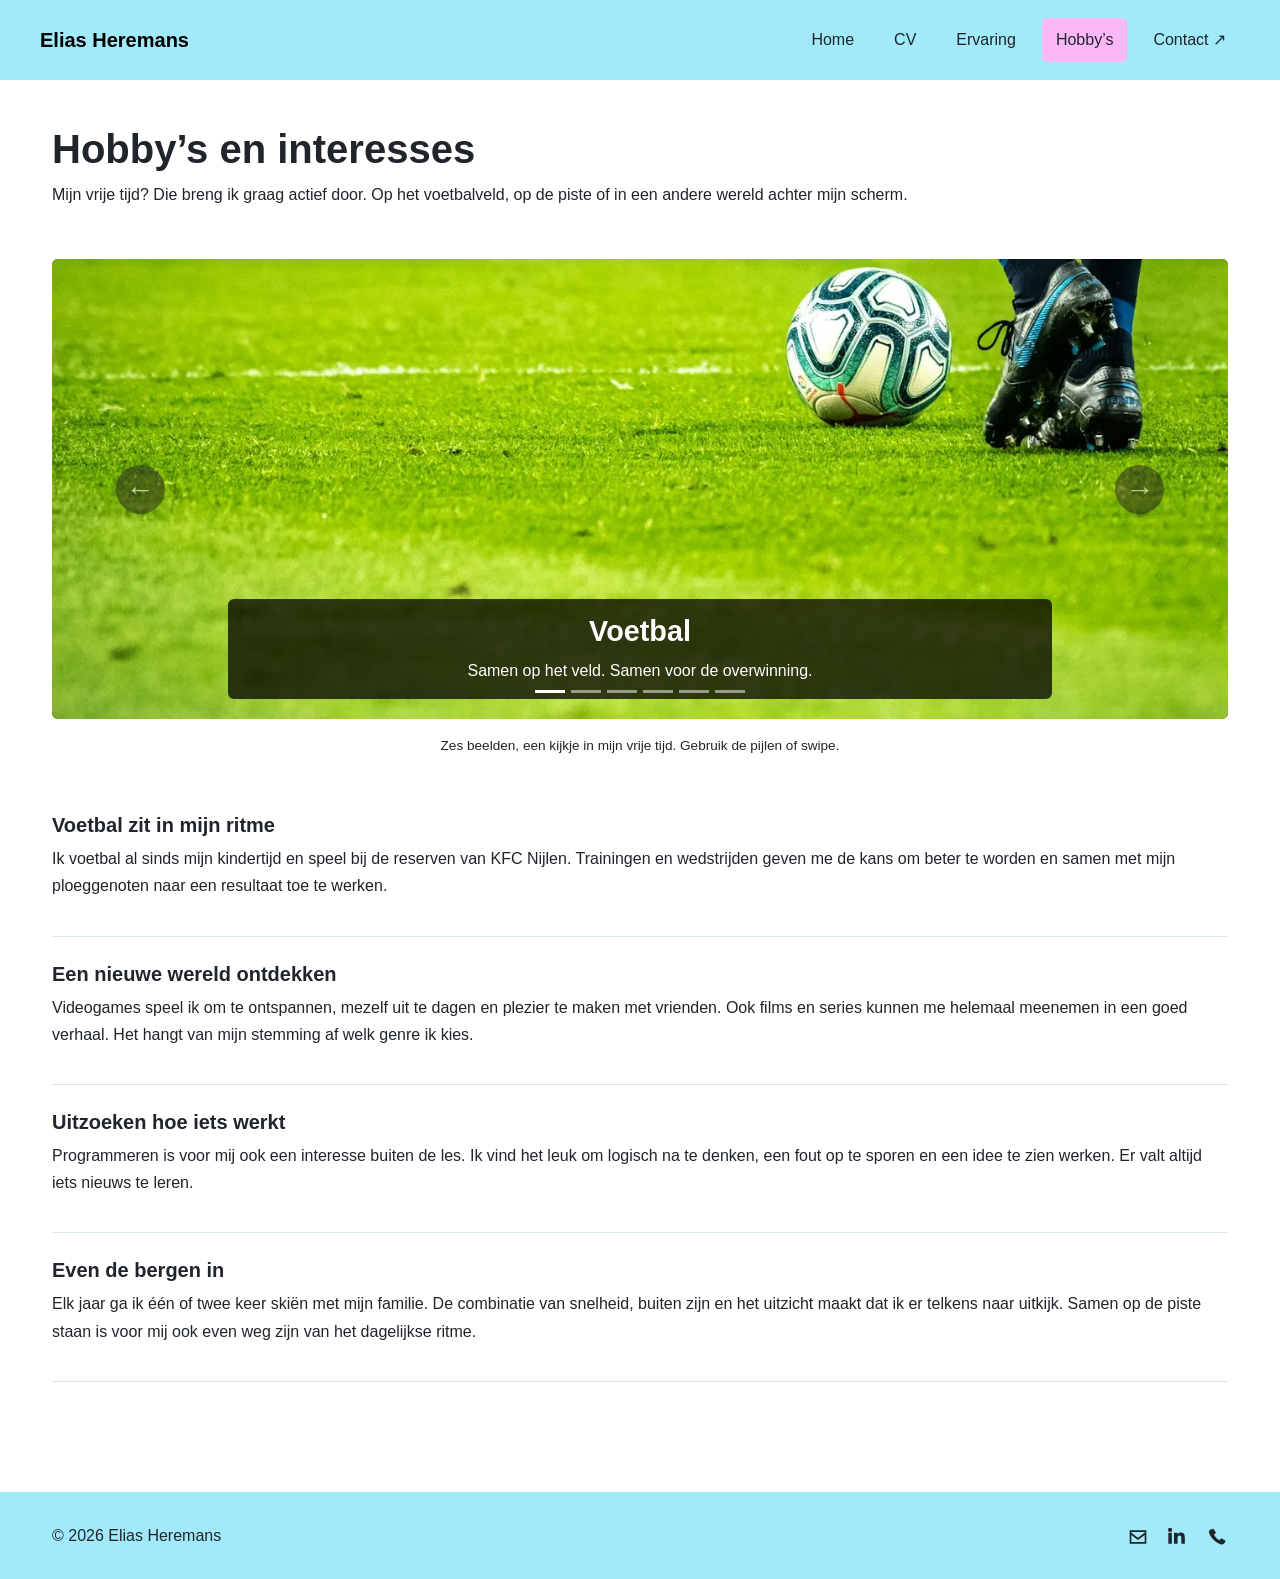
<file: hobbies_en_interesses.html>
<!DOCTYPE html>
<html lang="nl">
    <head>
        <!-- Paginatitel, metadata en opmaakbestanden -->
        <meta charset="utf-8" />
        <meta name="viewport" content="width=device-width, initial-scale=1" />
        <meta
            name="description"
            content="Voetbal, videogames, programmeren, films en skiën: de hobby’s van Elias Heremans."
        />
        <meta name="author" content="Elias Heremans" />
        <meta name="theme-color" content="#ffffff" />
        <title>Hobby’s en interesses | Elias Heremans</title>
        <link rel="icon" href="images/favicon.svg" type="image/svg+xml" />

        <link rel="stylesheet" href="vendor/bootstrap/bootstrap.min.css" />
        <link rel="stylesheet" href="css/style.css" />
        <script src="vendor/bootstrap/bootstrap.bundle.min.js" defer></script>
        <script src="js/main.js" defer></script>
    </head>
    <body id="top">
        <a class="skip-link" href="#inhoud">Naar de inhoud</a>

        <!-- Navigatie: hetzelfde menu op elke pagina -->
        <header class="site-header">
            <nav class="navbar navbar-expand-lg container" aria-label="Hoofdnavigatie">
                <a class="navbar-brand brand" href="index.html">Elias Heremans</a>
                <button
                    class="navbar-toggler"
                    type="button"
                    data-bs-toggle="collapse"
                    data-bs-target="#navigatie"
                    aria-controls="navigatie"
                    aria-expanded="false"
                    aria-label="Menu openen of sluiten"
                >
                    <span class="navbar-toggler-icon"></span>
                </button>
                <div class="collapse navbar-collapse" id="navigatie">
                    <ul class="navbar-nav ms-auto align-items-lg-center">
                        <li class="nav-item"><a class="nav-link" href="index.html">Home</a></li>
                        <li class="nav-item"><a class="nav-link" href="cv.html">CV</a></li>
                        <li class="nav-item">
                            <a class="nav-link" href="ervaring.html">Ervaring</a>
                        </li>
                        <li class="nav-item">
                            <a class="nav-link active" aria-current="page" href="hobbies_en_interesses.html">
                                Hobby’s
                            </a>
                        </li>
                        <li class="nav-item">
                            <a class="nav-link" href="contact.html">
                                Contact
                                <span aria-hidden="true">↗</span>
                            </a>
                        </li>
                    </ul>
                </div>
            </nav>
        </header>

        <!-- Hoofdinhoud van deze pagina -->
        <main id="inhoud">
            <section class="page-heading container">
                <h1>Hobby’s en interesses</h1>
                <p>
                    Mijn vrije tijd? Die breng ik graag actief door. Op het voetbalveld, op de piste
                    of in een andere wereld achter mijn scherm.
                </p>
            </section>

            <!-- Bootstrap-slider met zes afbeeldingen -->
            <section class="container">
                <div
                    id="hobby-carousel"
                    class="carousel slide hobby-carousel"
                    role="region"
                    aria-roledescription="carrousel"
                    aria-label="Mijn hobby’s in zes beelden"
                    tabindex="0"
                >
                    <div class="carousel-indicators">
                        <button
                            type="button"
                            data-bs-target="#hobby-carousel"
                            data-bs-slide-to="0"
                            class="active"
                            aria-current="true"
                            aria-label="Slide 1: Voetbal"
                        ></button>
                        <button
                            type="button"
                            data-bs-target="#hobby-carousel"
                            data-bs-slide-to="1"
                            aria-label="Slide 2: Videogames"
                        ></button>
                        <button
                            type="button"
                            data-bs-target="#hobby-carousel"
                            data-bs-slide-to="2"
                            aria-label="Slide 3: Programmeren"
                        ></button>
                        <button
                            type="button"
                            data-bs-target="#hobby-carousel"
                            data-bs-slide-to="3"
                            aria-label="Slide 4: Films &amp; series"
                        ></button>
                        <button
                            type="button"
                            data-bs-target="#hobby-carousel"
                            data-bs-slide-to="4"
                            aria-label="Slide 5: Skiën"
                        ></button>
                        <button
                            type="button"
                            data-bs-target="#hobby-carousel"
                            data-bs-slide-to="5"
                            aria-label="Slide 6: Samen bezig zijn"
                        ></button>
                    </div>
                    <div class="carousel-inner">
                        <div class="carousel-item active">
                            <img
                                src="images/voetbal.webp"
                                class="d-block w-100"
                                width="1400"
                                height="934"
                                alt="Voetbal op een groen veld"
                                fetchpriority="high"
                            />
                            <div class="carousel-caption">
                                <h2>Voetbal</h2>
                                <p>Samen op het veld. Samen voor de overwinning.</p>
                            </div>
                        </div>
                        <div class="carousel-item">
                            <img
                                src="images/gaming.webp"
                                class="d-block w-100"
                                width="1400"
                                height="934"
                                alt="Computers en schermen tijdens een gaming-evenement"
                                loading="lazy"
                            />
                            <div class="carousel-caption">
                                <h2>Videogames</h2>
                                <p>Een uitdaging, een nieuw spel of een avond met vrienden.</p>
                            </div>
                        </div>
                        <div class="carousel-item">
                            <img
                                src="images/programmeren.webp"
                                class="d-block w-100"
                                width="1400"
                                height="934"
                                alt="Laptop met code op een bureau"
                                loading="lazy"
                            />
                            <div class="carousel-caption">
                                <h2>Programmeren</h2>
                                <p>Van een eerste idee naar code die werkt.</p>
                            </div>
                        </div>
                        <div class="carousel-item">
                            <img
                                src="images/films.webp"
                                class="d-block w-100"
                                width="1400"
                                height="934"
                                alt="Rode stoelen in een bioscoopzaal"
                                loading="lazy"
                            />
                            <div class="carousel-caption">
                                <h2>Films & series</h2>
                                <p>Even opgaan in een ander verhaal.</p>
                            </div>
                        </div>
                        <div class="carousel-item">
                            <img
                                src="images/skien.webp"
                                class="d-block w-100"
                                width="1400"
                                height="934"
                                alt="Besneeuwde bergen onder een blauwe hemel"
                                loading="lazy"
                            />
                            <div class="carousel-caption">
                                <h2>Skiën</h2>
                                <p>Frisse berglucht en tijd met mijn familie.</p>
                            </div>
                        </div>
                        <div class="carousel-item">
                            <img
                                src="images/samenwerken.webp"
                                class="d-block w-100"
                                width="1400"
                                height="934"
                                alt="Een groep mensen aan een tafel"
                                loading="lazy"
                            />
                            <div class="carousel-caption">
                                <h2>Samen bezig zijn</h2>
                                <p>Het plezier zit ook in de mensen om je heen.</p>
                            </div>
                        </div>
                    </div>
                    <button
                        class="carousel-control-prev"
                        type="button"
                        data-bs-target="#hobby-carousel"
                        data-bs-slide="prev"
                        aria-label="Vorige hobby"
                    >
                        <span aria-hidden="true">←</span>
                    </button>
                    <button
                        class="carousel-control-next"
                        type="button"
                        data-bs-target="#hobby-carousel"
                        data-bs-slide="next"
                        aria-label="Volgende hobby"
                    >
                        <span aria-hidden="true">→</span>
                    </button>
                </div>
                <p class="carousel-hint">
                    Zes beelden, een kijkje in mijn vrije tijd. Gebruik de pijlen of swipe.
                </p>
            </section>

            <!-- Extra uitleg over mijn hobby’s -->
            <section class="container section-space hobby-stories">
                <div class="row g-5">
                    <div class="col-12">
                        <article>
                            <div>
                                <h3>Voetbal zit in mijn ritme</h3>
                                <p>
                                    Ik voetbal al sinds mijn kindertijd en speel bij de reserven van
                                    KFC Nijlen. Trainingen en wedstrijden geven me de kans om beter
                                    te worden en samen met mijn ploeggenoten naar een resultaat toe
                                    te werken.
                                </p>
                            </div>
                        </article>
                        <article>
                            <div>
                                <h3>Een nieuwe wereld ontdekken</h3>
                                <p>
                                    Videogames speel ik om te ontspannen, mezelf uit te dagen en
                                    plezier te maken met vrienden. Ook films en series kunnen me
                                    helemaal meenemen in een goed verhaal. Het hangt van mijn
                                    stemming af welk genre ik kies.
                                </p>
                            </div>
                        </article>
                        <article>
                            <div>
                                <h3>Uitzoeken hoe iets werkt</h3>
                                <p>
                                    Programmeren is voor mij ook een interesse buiten de les. Ik
                                    vind het leuk om logisch na te denken, een fout op te sporen en
                                    een idee te zien werken. Er valt altijd iets nieuws te leren.
                                </p>
                            </div>
                        </article>
                        <article>
                            <div>
                                <h3>Even de bergen in</h3>
                                <p>
                                    Elk jaar ga ik één of twee keer skiën met mijn familie. De
                                    combinatie van snelheid, buiten zijn en het uitzicht maakt dat
                                    ik er telkens naar uitkijk. Samen op de piste staan is voor mij
                                    ook even weg zijn van het dagelijkse ritme.
                                </p>
                            </div>
                        </article>
                    </div>
                </div>
            </section>
        </main>

        <!-- Footer met contactlinks en copyright -->
        <footer class="site-footer">
            <div class="container">
                <div class="row align-items-center gy-3">
                    <div class="col-md-6"><p class="mb-0">&copy; 2026 Elias Heremans</p></div>
                    <div class="col-md-6">
                        <div class="social-links">
                            <a
                                href="mailto:elias.heremans3@gmail.com"
                                aria-label="E-mail naar Elias"
                            >
                                <svg
                                    class="icon"
                                    viewBox="0 0 24 24"
                                    fill="currentColor"
                                    aria-hidden="true"
                                >
                                    <path
                                        d="M2 4h20v16H2V4Zm2 2v1l8 6 8-6V6H4Zm16 12V9.5l-8 6-8-6V18h16Z"
                                    />
                                </svg>
                            </a>
                            <a
                                href="https://www.linkedin.com/in/elias-heremans-096a8b39a/"
                                aria-label="Elias op LinkedIn"
                                target="_blank"
                                rel="noopener noreferrer"
                            >
                                <svg
                                    class="icon"
                                    viewBox="0 0 24 24"
                                    fill="currentColor"
                                    aria-hidden="true"
                                >
                                    <path
                                        d="M4.98 3.5a2.49 2.49 0 1 1-4.98 0 2.49 2.49 0 0 1 4.98 0ZM.4 7h4.2v13H.4V7Zm6.8 0h4v1.8h.1c.6-1.1 1.9-2.2 3.9-2.2 4.2 0 5 2.7 5 6.2V20H16v-6.4c0-1.5 0-3.5-2.1-3.5s-2.4 1.7-2.4 3.4V20H7.2V7Z"
                                    />
                                </svg>
                            </a>
                            <a href="tel:+32468594806" aria-label="Bel Elias">
                                <svg
                                    class="icon"
                                    viewBox="0 0 24 24"
                                    fill="currentColor"
                                    aria-hidden="true"
                                >
                                    <path
                                        d="m6.6 2 3 5-2.3 2.2c1.4 3 3.5 5.2 6.5 6.6L16 13.5l5 3c-1.1 4-3 5.6-6.8 4C8.4 18 4 13.6 1.5 7.8.1 4.5 2.4 2.7 6.6 2Z"
                                    />
                                </svg>
                            </a>
                        </div>
                    </div>
                </div>
            </div>
        </footer>
    </body>
</html>
</file>
<file: css/style.css>
/* Algemene opmaak */
body {
    font-family: Arial, sans-serif;
    color: #20252b;
    background-color: white;
    line-height: 1.7;
}

h1,
h2,
h3 {
    font-weight: bold;
}

h1 {
    font-size: 2.5rem;
}

h2 {
    font-size: 1.8rem;
}

h3 {
    font-size: 1.25rem;
}

a {
    color: #73325f;
    text-underline-offset: 4px;
}

a:hover {
    color: #20252b;
}

img {
    max-width: 100%;
    height: auto;
}

.container {
    max-width: 1200px;
}

.container > .row {
    --bs-gutter-x: 24px;
}

.icon {
    width: 20px;
    height: 20px;
    flex-shrink: 0;
}

/* Navigatie op alle pagina’s */
.site-header {
    background-color: rgb(160, 234, 249);
}

.navbar {
    padding-top: 18px;
    padding-bottom: 18px;
}

.brand {
    font-size: 1.25rem;
    font-weight: bold;
}

.navbar-nav {
    gap: 12px;
}

.navbar .navbar-nav .nav-link {
    color: #20252b;
    padding: 8px 14px;
    border-radius: 5px;
}

.nav-link:hover,
.nav-link.active {
    background-color: rgb(251, 183, 248);
}

/* Link voor bezoekers die met het toetsenbord navigeren */
.skip-link {
    position: absolute;
    top: -100px;
    left: 12px;
    z-index: 1100;
    padding: 10px;
    background-color: white;
    color: #20252b;
}

.skip-link:focus {
    top: 12px;
}

/* Startpagina: hero, contactknop en profielfoto */
.hero,
.page-heading {
    padding-top: 45px;
    padding-bottom: 35px;
}

.hero h1 {
    margin-bottom: 20px;
}

.hero-description {
    max-width: 550px;
}

.hero-actions {
    margin-top: 25px;
}

.contact-button {
    padding: 12px 20px;
    color: #20252b;
    background-color: rgb(160, 234, 249);
    border: 1px solid rgb(160, 234, 249);
}

.contact-button:hover,
.contact-button:focus-visible,
.contact-button:active {
    color: #20252b;
    background-color: rgb(101, 226, 251);
    border-color: rgb(101, 226, 251);
}

.portrait-photo {
    display: block;
    width: 100%;
    max-width: 350px;
    margin: 0 auto;
    border-radius: 6px;
}

/* Drie Bootstrap-kaarten op de startpagina */
.section-space {
    padding-top: 40px;
    padding-bottom: 40px;
}

.section-title {
    margin-bottom: 25px;
}

.explore-card {
    overflow: hidden;
    background-color: rgb(251, 183, 248);
    border-color: #d5e5eb;
}

.card-image-link {
    display: block;
}

.card-img-top {
    width: 100%;
    height: 210px;
    object-fit: cover;
}

.card-body {
    padding: 24px;
}

/* Footer met twee kolommen */
.site-footer {
    margin-top: 45px;
    padding: 30px 0;
    background-color: rgb(160, 234, 249);
}

.social-links {
    display: flex;
    justify-content: flex-end;
    gap: 20px;
}

.social-links a {
    color: #20252b;
}

/* CV: foto, opleiding, werkervaring en talen */
.profile-card {
    overflow: hidden;
    border: 1px solid #d5e5eb;
    border-radius: 6px;
    background-color: rgb(251, 183, 248);
}

.profile-photo {
    display: block;
    width: 100%;
}

.profile-details {
    padding: 24px;
}

.location-line {
    display: flex;
    align-items: center;
    gap: 8px;
}

.resume-section {
    margin-bottom: 30px;
    padding-bottom: 20px;
    border-bottom: 1px solid #d5e5eb;
}

.resume-title {
    margin-bottom: 20px;
}

.timeline article {
    margin-bottom: 20px;
}

.timeline-label {
    font-size: 0.8rem;
    color: #555;
}

.work-entry {
    display: flex;
    flex-wrap: wrap;
    justify-content: space-between;
    gap: 15px;
}

.language-list > div > div {
    padding: 15px;
    border-radius: 5px;
    background-color: rgb(251, 183, 248);
}

/* CV: de verplichte externe skills-slider */
.skills-section {
    margin-top: 25px;
    background-color: rgb(160, 234, 249);
}

.splide {
    padding: 0 40px;
}

.skill-card {
    height: 220px;
    padding: 25px 8px;
    border-radius: 6px;
    background-color: white;
    text-align: center;
}

.skill-card img {
    width: 65px;
    height: 65px;
    margin-bottom: 15px;
    object-fit: contain;
}

.skill-card p {
    font-size: 0.85rem;
}

.splide__arrow--prev {
    left: 0;
}

.splide__arrow--next {
    right: 0;
}

.carousel-hint {
    margin-top: 15px;
    text-align: center;
    font-size: 0.85rem;
}

/* Ervaring */
.experience-row {
    margin-bottom: 40px;
    padding-bottom: 30px;
    border-bottom: 1px solid #d5e5eb;
}

.experience-photo {
    position: relative;
    display: block;
    width: 100%;
    height: 320px;
    border-radius: 6px;
    object-fit: cover;
}

.experience-photo > img:first-child {
    width: 100%;
    height: 100%;
    border-radius: 6px;
    object-fit: cover;
}

.club-badge {
    position: absolute;
    right: 15px;
    bottom: 15px;
    width: 75px;
    height: 75px;
    padding: 8px;
    background-color: white;
    object-fit: contain;
}

.tag-list {
    display: flex;
    flex-wrap: wrap;
    gap: 10px;
}

.tag {
    padding: 4px 10px;
    border-radius: 5px;
    background-color: rgb(251, 183, 248);
    font-size: 0.85rem;
}

/* Hobby’s: Bootstrap-slider met één afbeelding tegelijk */
.hobby-carousel {
    overflow: hidden;
    border-radius: 6px;
    background-color: #222;
}

.hobby-carousel .carousel-item img {
    width: 100%;
    height: 460px;
    object-fit: cover;
}

.hobby-carousel .carousel-caption {
    padding: 15px;
    border-radius: 6px;
    background-color: rgba(0, 0, 0, 0.75);
    color: white;
}

.hobby-carousel .carousel-caption p {
    margin-bottom: 0;
}

.hobby-carousel .carousel-control-prev span,
.hobby-carousel .carousel-control-next span {
    padding: 0 10px;
    border-radius: 50%;
    background-color: #222;
    color: white;
    font-size: 1.8rem;
}

.hobby-stories article {
    margin-bottom: 25px;
    padding-bottom: 20px;
    border-bottom: 1px solid #d5e5eb;
}

/* Contactgegevens en het verplichte formulier */
.contact-detail {
    display: flex;
    align-items: center;
    gap: 12px;
    margin-bottom: 20px;
    overflow-wrap: anywhere;
}

.contact-detail small {
    display: block;
}

.contact-detail > span:last-child {
    margin-left: auto;
}

.form-panel {
    padding: 28px;
    border-radius: 6px;
    background-color: rgb(251, 183, 248);
}

.form-label {
    font-weight: bold;
}

.form-disclosure {
    margin-top: 15px;
    margin-bottom: 0;
    font-size: 0.85rem;
}

/* Aanpassingen voor smartphones */
@media (max-width: 767.98px) {
    h1 {
        font-size: 2rem;
    }

    .navbar-nav {
        margin-top: 15px;
    }

    .social-links {
        justify-content: flex-start;
    }

    .skill-card {
        height: 195px;
        padding: 20px 4px;
    }

    .skill-card img {
        width: 42px;
        height: 42px;
    }

    .skill-card h3 {
        font-size: 0.9rem;
    }

    .skill-card p {
        font-size: 0.7rem;
    }

    .splide {
        padding: 0 32px;
    }

    .hobby-carousel .carousel-item img {
        height: 370px;
    }

    .hobby-carousel .carousel-caption {
        left: 12%;
        right: 12%;
    }

    .hobby-carousel .carousel-caption h2 {
        font-size: 1.4rem;
    }

    .hobby-carousel .carousel-caption p {
        font-size: 0.85rem;
    }

    .form-panel {
        padding: 20px;
    }
}
</file>
